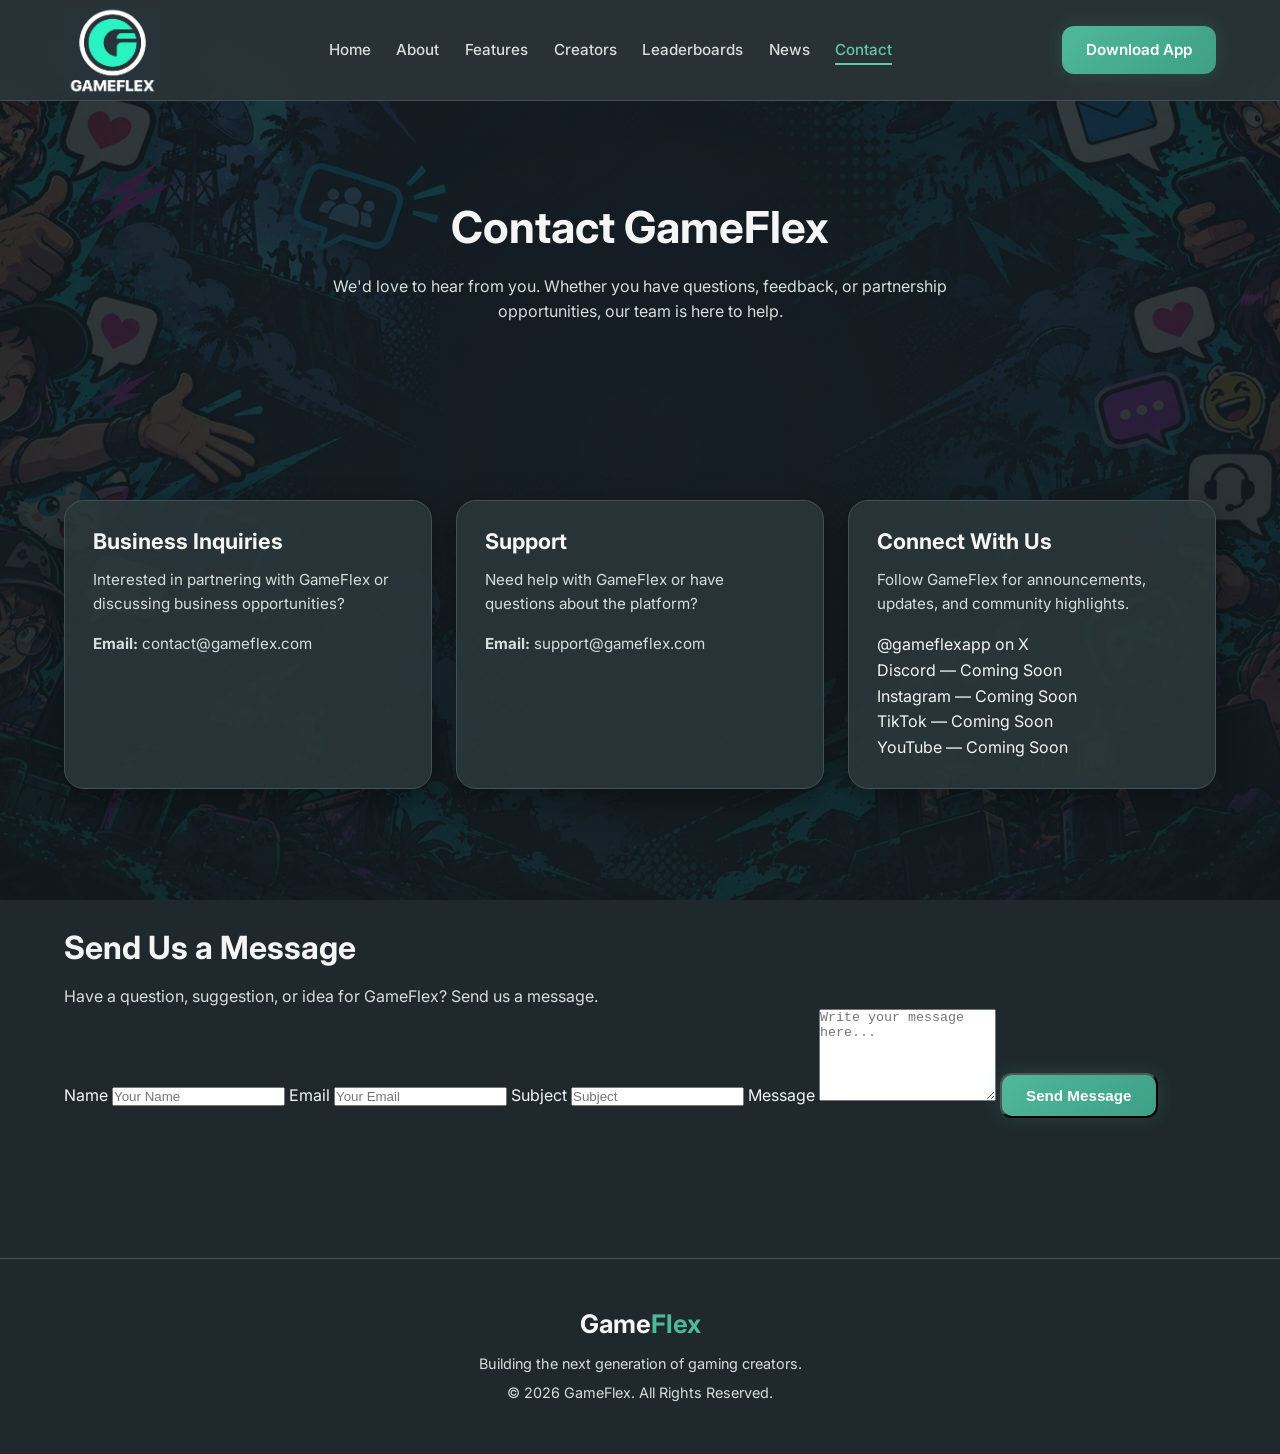
<file: contact.html>
<!DOCTYPE html>
<html lang="en">
<head>
    <meta charset="UTF-8">
    <meta name="viewport" content="width=device-width, initial-scale=1.0">

    <title>Contact | GameFlex</title>

    <meta
        name="description"
        content="Contact the GameFlex team for support, partnerships, feedback, or general inquiries."
    >

    <link rel="stylesheet" href="css/style.css">

    <link rel="preconnect" href="https://fonts.googleapis.com">
    <link rel="preconnect" href="https://fonts.gstatic.com" crossorigin>

    <link
        href="https://fonts.googleapis.com/css2?family=Inter:wght@300;400;500;600;700;800&display=swap"
        rel="stylesheet"
    >
</head>

<body class="contact-page">

<header>

    <nav class="navbar">

        <a href="index.html" class="logo" aria-label="GameFlex Home">
    <img src="images/gameflex-logo.jpeg" alt="GameFlex">
        </a>

        <ul class="nav-links">

            <li>
                <a href="index.html">Home</a>
            </li>

            <li>
                <a href="about.html">About</a>
            </li>

            <li>
                <a href="features.html">Features</a>
            </li>

            <li>
                <a href="creators.html">Creators</a>
            </li>

            <li>
                <a href="leaderboard.html">Leaderboards</a>
            </li>

            <li>
                <a href="news.html">News</a>
            </li>

            <li>
                <a class="active" href="contact.html">Contact</a>
            </li>

        </ul>

        <a href="#" class="download-btn">Download App</a>

    </nav>

</header>

<main>

    <!-- Hero -->

    <section class="page-hero">

        <h1>Contact GameFlex</h1>

        <p>
            We'd love to hear from you. Whether you have questions,
            feedback, or partnership opportunities, our team is here to help.
        </p>

    </section>

    <!-- Contact Options -->

    <section class="contact-grid">

        <article class="card">

            <h2>Business Inquiries</h2>

            <p>
                Interested in partnering with GameFlex or discussing
                business opportunities?
            </p>

            <p>
                <strong>Email:</strong>
                <a href="mailto:contact@gameflex.com">
                    contact@gameflex.com
                </a>
            </p>

        </article>

        <article class="card">

            <h2>Support</h2>

            <p>
                Need help with GameFlex or have questions about the platform?
            </p>

            <p>
                <strong>Email:</strong>
                <a href="mailto:support@gameflex.com">
                    support@gameflex.com
                </a>
            </p>

        </article>

        <article class="card">

            <h2>Connect With Us</h2>

            <p>
                Follow GameFlex for announcements, updates, and
                community highlights.
            </p>

            <ul class="social-links">

                <li>
                    <a
                        href="https://x.com/gameflexapp"
                        target="_blank"
                        rel="noopener noreferrer"
                    >
                        @gameflexapp on X
                    </a>
                </li>

                <li>
                    Discord — Coming Soon
                </li>

                <li>
                    Instagram — Coming Soon
                </li>

                <li>
                    TikTok — Coming Soon
                </li>

                <li>
                    YouTube — Coming Soon
                </li>

            </ul>

        </article>

    </section>

    <!-- Contact Form -->

    <section class="contact-form-section">

        <h2>Send Us a Message</h2>

        <p>
            Have a question, suggestion, or idea for GameFlex?
            Send us a message.
        </p>

        <form>

            <label for="name">Name</label>

            <input
                type="text"
                id="name"
                name="name"
                placeholder="Your Name"
                required
            >

            <label for="email">Email</label>

            <input
                type="email"
                id="email"
                name="email"
                placeholder="Your Email"
                required
            >

            <label for="subject">Subject</label>

            <input
                type="text"
                id="subject"
                name="subject"
                placeholder="Subject"
                required
            >

            <label for="message">Message</label>

            <textarea
                id="message"
                name="message"
                rows="6"
                placeholder="Write your message here..."
                required
            ></textarea>

            <button type="submit" class="primary-btn">
                Send Message
            </button>

        </form>

    </section>

</main>

<footer>

    <h2>Game<span>Flex</span></h2>

    <p>
        Building the next generation of gaming creators.
    </p>

    <p>
        © 2026 GameFlex. All Rights Reserved.
    </p>

</footer>

<script src="main.js"></script>

</body>
</html>
</file>
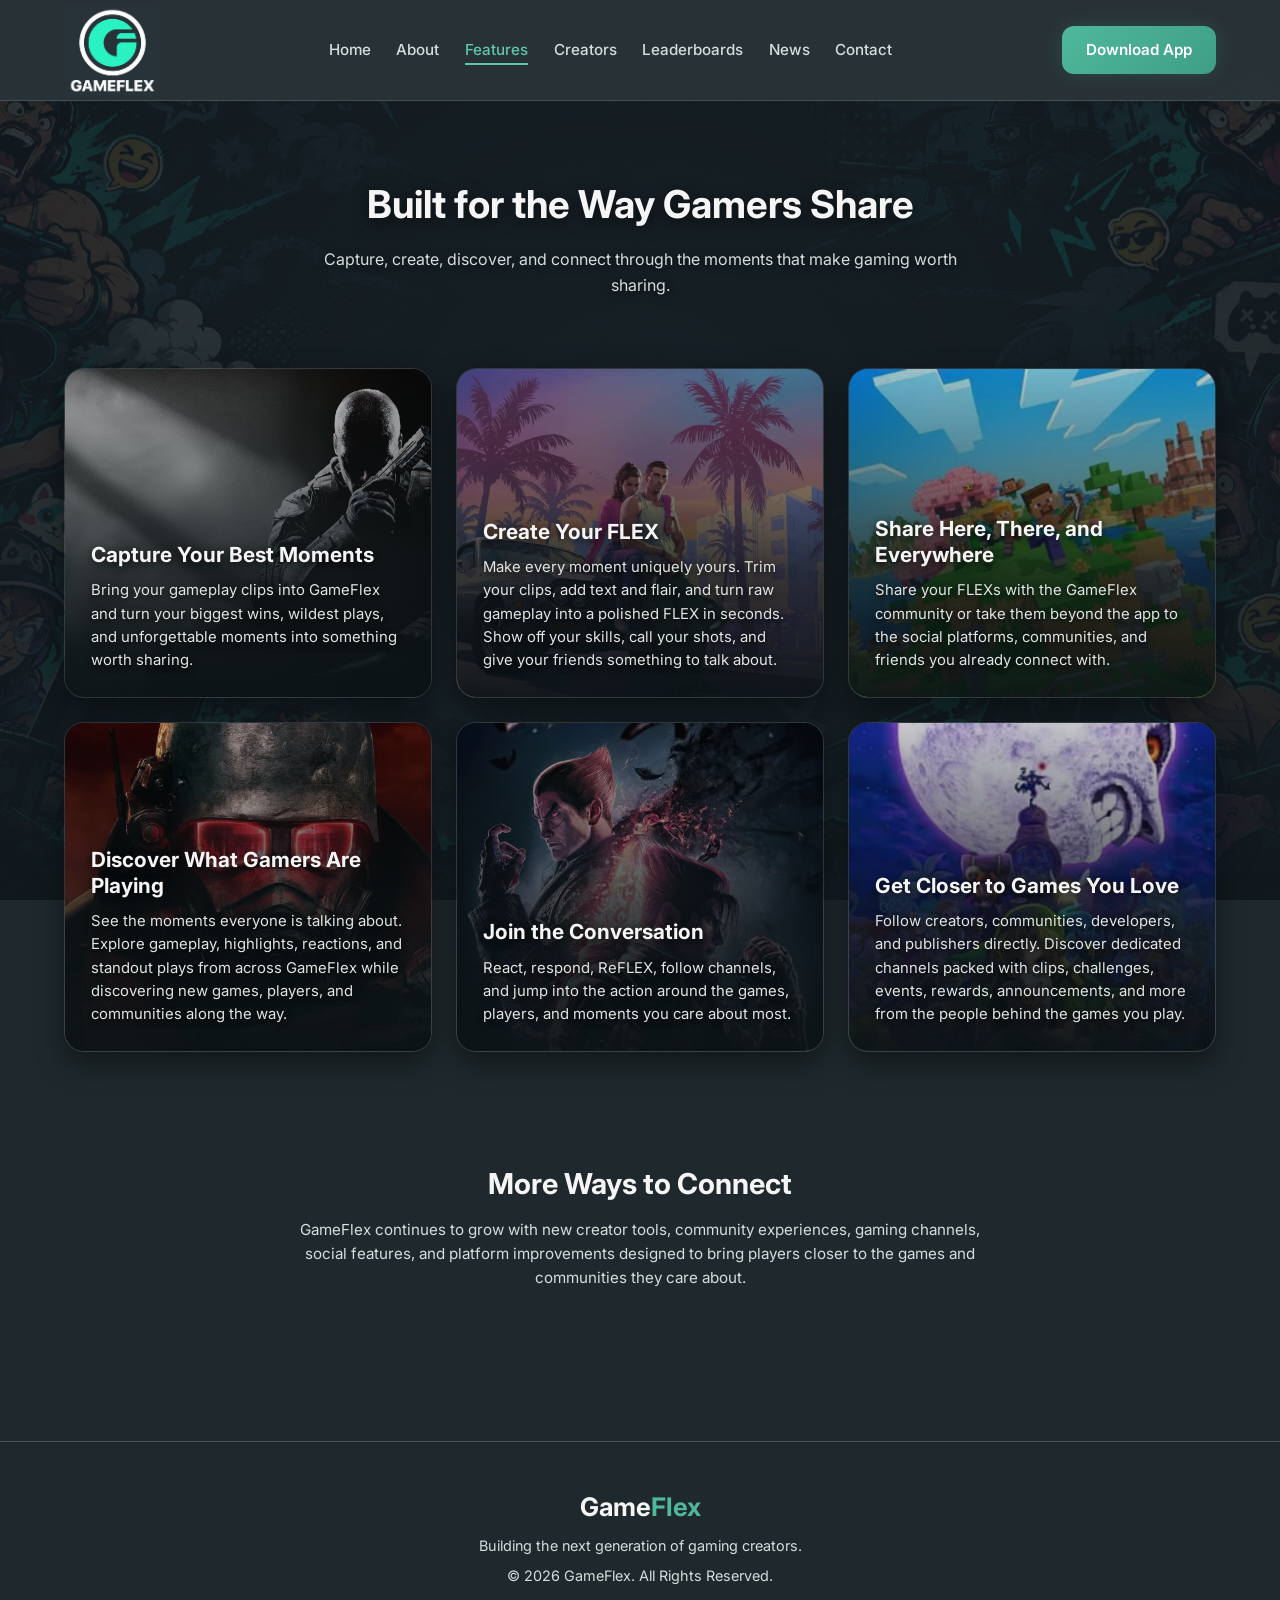
<file: features.html>
<!DOCTYPE html>
<html lang="en">

<head>
    <meta charset="UTF-8">
    <meta name="viewport" content="width=device-width, initial-scale=1.0">

    <title>Features | GameFlex</title>

    <meta
        name="description"
        content="Explore the features that make GameFlex a place to capture, create, share, discover, and connect through gaming."
    >

    <link rel="stylesheet" href="css/style.css">

    <link rel="preconnect" href="https://fonts.googleapis.com">
    <link rel="preconnect" href="https://fonts.gstatic.com" crossorigin>

    <link
        href="https://fonts.googleapis.com/css2?family=Inter:wght@300;400;500;600;700;800&display=swap"
        rel="stylesheet"
    >
</head>

<body class="features-page">

<header>

    <nav class="navbar">

        <a href="index.html" class="logo" aria-label="GameFlex Home">
            <img src="images/gameflex-logo.jpeg" alt="GameFlex">
        </a>

        <ul class="nav-links">
            <li><a href="index.html">Home</a></li>
            <li><a href="about.html">About</a></li>
            <li><a class="active" href="features.html">Features</a></li>
            <li><a href="creators.html">Creators</a></li>
            <li><a href="leaderboard.html">Leaderboards</a></li>
            <li><a href="news.html">News</a></li>
            <li><a href="contact.html">Contact</a></li>
        </ul>

        <a href="#" class="download-btn">Download App</a>

    </nav>

</header>

<main>

    <!-- Hero -->

    <section class="page-hero features-hero">

        <h1>Built for the Way Gamers Share</h1>

        <p>
            Capture, create, discover, and connect through the moments
            that make gaming worth sharing.
        </p>

    </section>

    <!-- Features Grid -->

    <section class="features-grid">

        <!-- Capture Your Best Moments -->

        <article class="feature-card feature-blackops">

            <div class="feature-card-content">

                <h2>Capture Your Best Moments</h2>

                <p>
                    Bring your gameplay clips into GameFlex and turn your biggest wins,
                    wildest plays, and unforgettable moments into something worth sharing.
                </p>

            </div>

        </article>


        <!-- Create Your FLEX -->

        <article class="feature-card feature-gta">

            <div class="feature-card-content">

                <h2>Create Your FLEX</h2>

                <p>
                    Make every moment uniquely yours. Trim your clips, add text and flair,
                    and turn raw gameplay into a polished FLEX in seconds. Show off your
                    skills, call your shots, and give your friends something to talk about.
                </p>

            </div>

        </article>


        <!-- Share Here, There, and Everywhere -->

        <article class="feature-card feature-minecraft">

            <div class="feature-card-content">

                <h2>Share Here, There, and Everywhere</h2>

                <p>
                    Share your FLEXs with the GameFlex community or take them beyond the app
                    to the social platforms, communities, and friends you already connect with.
                </p>

            </div>

        </article>


        <!-- Discover What Gamers Are Playing -->

        <article class="feature-card feature-fallout">

            <div class="feature-card-content">

                <h2>Discover What Gamers Are Playing</h2>

                <p>
                    See the moments everyone is talking about. Explore gameplay, highlights,
                    reactions, and standout plays from across GameFlex while discovering new
                    games, players, and communities along the way.
                </p>

            </div>

        </article>


        <!-- Join the Conversation -->

        <article class="feature-card feature-tekken">

            <div class="feature-card-content">

                <h2>Join the Conversation</h2>

                <p>
                    React, respond, ReFLEX, follow channels, and jump into the action around
                    the games, players, and moments you care about most.
                </p>

            </div>

        </article>


        <!-- Get Closer to Games You Love -->

        <article class="feature-card feature-majora">

            <div class="feature-card-content">

                <h2>Get Closer to Games You Love</h2>

                <p>
                    Follow creators, communities, developers, and publishers directly.
                    Discover dedicated channels packed with clips, challenges, events,
                    rewards, announcements, and more from the people behind the games you play.
                </p>

            </div>

        </article>

    </section>

    <!-- More Features -->

    <section class="about-section">

        <h2>More Ways to Connect</h2>

        <p>
            GameFlex continues to grow with new creator tools, community experiences,
            gaming channels, social features, and platform improvements designed to
            bring players closer to the games and communities they care about.
        </p>

    </section>

</main>

<footer>

    <h2>Game<span>Flex</span></h2>

    <p>
        Building the next generation of gaming creators.
    </p>

    <p>
        © 2026 GameFlex. All Rights Reserved.
    </p>

</footer>

<script src="main.js"></script>

</body>

</html>
</file>
<file: css/style.css>
/* ===========================
   GameFlex Design System
   =========================== */

:root {

    /* Brand Colors */
    --primary: #4FB89B;
    --primary-light: #5FC7AA;
    --primary-dark: #3E9F86;

    /* Background Colors */
    --background: #2A3338;
    --background-dark: #1F292D;
    --surface: #2B373B;
    --surface-light: #344348;

    /* Text Colors */
    --text: #F6F5F6;
    --text-secondary: #D5DEDC;
    --text-muted: #9EAAA7;

    /* Borders */
    --border: #435157;

    /* Shadows */
    --shadow: 0 10px 30px rgba(0, 0, 0, 0.35);
    --glow: 0 0 18px rgba(79, 184, 155, 0.18);

    /* Border Radius */
    --radius-sm: 8px;
    --radius-md: 12px;
    --radius-lg: 20px;

    /* Layout */
    --max-width: 1200px;

    /* Animation */
    --transition: 0.3s ease;
}


/* ===========================
   Reset
   =========================== */

* {
    margin: 0;
    padding: 0;
    box-sizing: border-box;
}


/* ===========================
   Base Styles
   =========================== */

html {
    scroll-behavior: smooth;
}

body {
    font-family: "Inter", sans-serif;
    background: var(--background);
    color: var(--text);
    line-height: 1.6;
    font-size: 16px;
}


/* ===========================
   Typography
   =========================== */

h1,
h2,
h3,
h4 {
    font-weight: 700;
    line-height: 1.2;
}

h1 {
    font-size: 2.75rem;
}

h2 {
    font-size: 2rem;
}

h3 {
    font-size: 1.25rem;
}

p {
    color: var(--text-secondary);
    margin-top: 1rem;
    font-size: 1rem;
}


/* ===========================
   Links
   =========================== */

a {
    color: inherit;
    text-decoration: none;
    transition: var(--transition);
}

a:hover {
    color: var(--primary-light);
}


/* ===========================
   Buttons
   =========================== */

.primary-btn,
.download-btn {
    display: inline-block;
    padding: 12px 24px;

    background: linear-gradient(
        135deg,
        var(--primary),
        var(--primary-dark)
    );

    color: white;
    border-radius: var(--radius-md);
    font-size: 0.95rem;
    font-weight: 600;

    transition: var(--transition);
    box-shadow: var(--glow);
}

.primary-btn:hover,
.download-btn:hover {
    transform: translateY(-3px);
    color: white;
    box-shadow: 0 0 22px rgba(79, 184, 155, 0.28);
}

.secondary-btn {
    display: inline-block;
    padding: 12px 24px;

    border: 2px solid var(--primary);
    border-radius: var(--radius-md);

    font-size: 0.95rem;
    font-weight: 600;

    transition: var(--transition);
}

.secondary-btn:hover {
    background: var(--primary);
    color: white;
}


/* ===========================
   Sections
   =========================== */

section {
    width: min(90%, var(--max-width));
    margin: auto;
    padding: 70px 0;
}


/* ===========================
   Standard Cards
   =========================== */

.card {
    background: rgba(43, 55, 59, 0.88);

    border: 1px solid var(--border);
    border-radius: var(--radius-lg);

    padding: 1.75rem;

    box-shadow: var(--shadow);

    transition: var(--transition);
}

.card:hover {
    transform: translateY(-6px);
    border-color: var(--primary);
    box-shadow: var(--glow);
}

.home-page {
    position: relative;
    background: var(--background-dark);
}

.home-page::before {
    content: "";
    position: fixed;
    inset: 0;
    z-index: -2;

    background-image:
        linear-gradient(
            rgba(20, 29, 33, 0.78),
            rgba(20, 29, 33, 0.88)
        ),
        url("../images/HomePageBackground.png");

    background-size: cover;
    background-position: center;
    background-repeat: no-repeat;
}

.home-page::after {
    content: "";
    position: fixed;
    inset: 0;
    z-index: -1;
    pointer-events: none;

    background:
        radial-gradient(
            circle at center,
            rgba(42, 51, 56, 0.08),
            rgba(15, 22, 25, 0.38)
        );
}

/* ===========================
   Utility
   =========================== */

img {
    max-width: 100%;
    display: block;
}

ul {
    list-style: none;
}

table {
    width: 100%;
    border-collapse: collapse;
}


/* ===========================
   Navigation
   =========================== */

header {
    position: sticky;
    top: 0;

    z-index: 1000;

    backdrop-filter: blur(15px);

    background: rgba(42, 51, 56, 0.96);

    border-bottom: 1px solid var(--border);
}

.navbar {
    width: min(90%, var(--max-width));

    height: 100px;

    margin: auto;

    display: flex;
    justify-content: space-between;
    align-items: center;
}

.logo {
    display: flex;
    align-items: center;
}

.logo img {
    width: 95px;
    height: 95px;

    object-fit: contain;

    display: block;

    transition: var(--transition);
}

.logo:hover img {
    transform: scale(1.03);
}

.nav-links {
    display: flex;
    gap: 1.6rem;
    align-items: center;
}

.nav-links a {
    position: relative;

    font-size: 0.95rem;
    font-weight: 500;

    color: var(--text-secondary);
}

.nav-links a:hover {
    color: var(--text);
}

.nav-links a.active {
    color: var(--primary-light);
}

.nav-links a::after {
    content: "";

    position: absolute;

    left: 0;
    bottom: -6px;

    width: 0;
    height: 2px;

    background: var(--primary-light);

    transition: var(--transition);
}

.nav-links a:hover::after,
.nav-links a.active::after {
    width: 100%;
}


/* ===========================
   Hero Sections
   =========================== */

.hero,
.page-hero {
    text-align: center;

    padding: 100px 20px 65px;
}

.hero h1,
.page-hero h1 {
    margin-bottom: 1.25rem;
}

.hero span {
    color: var(--primary-light);
}

.hero-description,
.page-hero p {
    max-width: 700px;

    margin: auto;

    font-size: 1rem;
}

.hero-buttons {
    margin-top: 2rem;

    display: flex;
    justify-content: center;

    gap: 1rem;

    flex-wrap: wrap;
}

/* ===========================
   About Page Background
   =========================== */

.about-page {
    position: relative;
    background: var(--background-dark);
}

.about-page::before {
    content: "";

    position: fixed;
    inset: 0;

    z-index: -2;

    background-image:
        linear-gradient(
            rgba(20, 29, 33, 0.80),
            rgba(20, 29, 33, 0.88)
        ),
        url("../images/AboutUsBackground.png");

    background-size: cover;
    background-position: center;
    background-repeat: no-repeat;
}

.about-page::after {
    content: "";

    position: fixed;
    inset: 0;

    z-index: -1;

    pointer-events: none;

    background:
        radial-gradient(
            circle at center,
            rgba(42, 51, 56, 0.08),
            rgba(15, 22, 25, 0.40)
        );
}

/* ===========================
   General Card Layouts
   =========================== */

.card-container,
.creators-grid,
.news-grid,
.contact-grid {
    display: grid;

    grid-template-columns:
        repeat(auto-fit, minmax(280px, 1fr));

    gap: 1.5rem;

    margin-top: 2.5rem;
}

.avatar {
    width: 100px;
    height: 100px;

    margin: 0 auto 1.5rem;

    border-radius: 50%;

    background: linear-gradient(
        135deg,
        var(--primary),
        var(--primary-dark)
    );
}

.thumbnail {
    width: 100%;
    height: 180px;

    border-radius: var(--radius-md);

    margin-bottom: 1rem;

    background: linear-gradient(
        135deg,
        var(--surface-light),
        var(--surface)
    );
}

.card h2 {
    font-size: 1.35rem;
    margin-bottom: 0.8rem;
}

.card h3 {
    margin-bottom: 0.8rem;
}

.card p {
    margin-top: 0;
    margin-bottom: 1rem;

    font-size: 0.95rem;
}


/* ===========================
   Features Page Background
   =========================== */

.features-page {
    position: relative;

    background: var(--background-dark);
}

.features-page::before {
    content: "";

    position: fixed;

    inset: 0;

    z-index: -2;

    background-image:
        linear-gradient(
            rgba(20, 29, 33, 0.80),
            rgba(20, 29, 33, 0.88)
        ),
        url("../images/GameFlexArt.png");

    background-size: cover;

    background-position: center;

    background-repeat: no-repeat;
}

.features-page::after {
    content: "";

    position: fixed;

    inset: 0;

    z-index: -1;

    pointer-events: none;

    background:
        radial-gradient(
            circle at center,
            rgba(42, 51, 56, 0.10),
            rgba(15, 22, 25, 0.45)
        );
}

/* ===========================
   News Page Background
   =========================== */

.news-page {
    position: relative;
    background: var(--background-dark);
}

.news-page::before {
    content: "";
    position: fixed;
    inset: 0;
    z-index: -2;

    background-image:
        linear-gradient(
            rgba(20, 29, 33, 0.80),
            rgba(20, 29, 33, 0.88)
        ),
        url("../images/NewsBackground.png");

    background-size: cover;
    background-position: center;
    background-repeat: no-repeat;
}

.news-page::after {
    content: "";
    position: fixed;
    inset: 0;
    z-index: -1;
    pointer-events: none;

    background:
        radial-gradient(
            circle at center,
            rgba(42, 51, 56, 0.08),
            rgba(15, 22, 25, 0.42)
        );
}


/* ===========================
   Contact Page Background
   =========================== */

.contact-page {
    position: relative;
    background: var(--background-dark);
}

.contact-page::before {
    content: "";
    position: fixed;
    inset: 0;
    z-index: -2;

    background-image:
        linear-gradient(
            rgba(20, 29, 33, 0.80),
            rgba(20, 29, 33, 0.88)
        ),
        url("../images/ContactBackground.png");

    background-size: cover;
    background-position: center;
    background-repeat: no-repeat;
}

.contact-page::after {
    content: "";
    position: fixed;
    inset: 0;
    z-index: -1;
    pointer-events: none;

    background:
        radial-gradient(
            circle at center,
            rgba(42, 51, 56, 0.08),
            rgba(15, 22, 25, 0.40)
        );
}

/* ===========================
   Features Hero
   =========================== */

.features-hero {
    padding-top: 80px;
    padding-bottom: 35px;
}

.features-hero h1 {
    font-size: 2.4rem;

    text-shadow:
        0 4px 15px rgba(0, 0, 0, 0.55);
}

.features-hero p {
    max-width: 650px;

    font-size: 1rem;

    color: var(--text-secondary);

    text-shadow:
        0 2px 8px rgba(0, 0, 0, 0.65);
}


/* ===========================
   Features Grid
   =========================== */

.features-grid {
    display: grid;

    grid-template-columns:
        repeat(3, 1fr);

    gap: 1.5rem;

    margin-top: 0;

    padding-top: 35px;
    padding-bottom: 70px;
}


/* ===========================
   Feature Image Cards
   =========================== */

.feature-card {
    position: relative;

    min-height: 330px;

    overflow: hidden;

    display: flex;
    align-items: flex-end;

    border:
        1px solid rgba(255, 255, 255, 0.12);

    border-radius: var(--radius-lg);

    box-shadow:
        0 12px 30px rgba(0, 0, 0, 0.45);

    transition:
        transform 0.3s ease,
        border-color 0.3s ease,
        box-shadow 0.3s ease;
}


/* ===========================
   Feature Background Images
   =========================== */

.feature-card::before {
    content: "";

    position: absolute;

    inset: 0;

    background-size: cover;
    background-position: center;
    background-repeat: no-repeat;

    z-index: 0;

    transition:
        transform 0.5s ease;
}


/* Black Ops 2 */

.feature-blackops::before {
    background-image:
        url("../images/black-ops-2-image.jpg");
}


/* GTA 6 */

.feature-gta::before {
    background-image:
        url("../images/gta-6-image.webp");
}


/* Minecraft */

.feature-minecraft::before {
    background-image:
        url("../images/Minecraft-Image.webp");
}


/* Fallout New Vegas */

.feature-fallout::before {
    background-image:
        url("../images/Fallout-New-Vegas-Ranger.webp");
}


/* Tekken 8 */

.feature-tekken::before {
    background-image:
        url("../images/Tekken8.webp");
}


/* Majora's Mask */

.feature-majora::before {
    background-image:
        url("../images/Majoras-Mask-BackGround.webp");
}


/* ===========================
   Feature Dark Overlay
   =========================== */

.feature-card::after {
    content: "";

    position: absolute;

    inset: 0;

    background:
        linear-gradient(
            to top,
            rgba(12, 19, 22, 0.96) 0%,
            rgba(12, 19, 22, 0.82) 38%,
            rgba(12, 19, 22, 0.50) 68%,
            rgba(12, 19, 22, 0.22) 100%
        );

    z-index: 1;
}


/* ===========================
   Feature Text
   =========================== */

.feature-card-content {
    position: relative;

    z-index: 2;

    width: 100%;

    padding: 1.6rem;
}

.feature-card h2 {
    margin-bottom: 0.7rem;

    font-size: 1.3rem;

    line-height: 1.25;

    color: var(--text);

    text-shadow:
        0 2px 8px rgba(0, 0, 0, 0.85);
}

.feature-card p {
    margin: 0;

    font-size: 0.93rem;

    line-height: 1.55;

    color: #E0E6E4;

    text-shadow:
        0 2px 7px rgba(0, 0, 0, 0.9);
}


/* ===========================
   Feature Hover
   =========================== */

.feature-card:hover {
    transform: translateY(-5px);

    border-color:
        rgba(95, 199, 170, 0.65);

    box-shadow:
        0 15px 35px rgba(0, 0, 0, 0.48),
        0 0 20px rgba(79, 184, 155, 0.16);
}

.feature-card:hover::before {
    transform: scale(1.05);
}


/* ===========================
   Features Bottom Section
   =========================== */

.features-page .about-section {
    text-align: center;

    max-width: 850px;

    padding-top: 45px;
    padding-bottom: 80px;
}

.features-page .about-section h2 {
    font-size: 1.8rem;
}

.features-page .about-section p {
    max-width: 700px;

    margin: 1rem auto 0;

    font-size: 0.95rem;
}


/* ===========================
   Leaderboard
   =========================== */

.leaderboard-profile {
    width: 60px;
    height: 60px;

    border-radius: 50%;

    object-fit: cover;

    border:
        2px solid var(--primary);
}

.podium-card .leaderboard-profile {
    width: 90px;
    height: 90px;

    margin:
        0 auto 1rem;
}

.leaderboard-table td,
.leaderboard-table th {
    padding: 1rem;

    text-align: left;

    border-bottom:
        1px solid var(--border);
}

.leaderboard-table tbody tr:hover {
    background: var(--surface);
}

/* ===========================
   Leaderboard Page Background
   =========================== */

.leaderboard-page {
    position: relative;
    background: var(--background-dark);
}

.leaderboard-page::before {
    content: "";

    position: fixed;
    inset: 0;

    z-index: -2;

    background-image:
        linear-gradient(
            rgba(20, 29, 33, 0.80),
            rgba(20, 29, 33, 0.88)
        ),
        url("../images/LeaderboardBackground.png");

    background-size: cover;
    background-position: center;
    background-repeat: no-repeat;
}

.leaderboard-page::after {
    content: "";

    position: fixed;
    inset: 0;

    z-index: -1;

    pointer-events: none;

    background:
        radial-gradient(
            circle at center,
            rgba(42, 51, 56, 0.08),
            rgba(15, 22, 25, 0.42)
        );
}
/* ===========================
   Creators Page Background
   =========================== */

.creators-page {
    position: relative;
    background: var(--background-dark);
}

.creators-page::before {
    content: "";

    position: fixed;
    inset: 0;

    z-index: -2;

    background-image:
        linear-gradient(
            rgba(20, 29, 33, 0.80),
            rgba(20, 29, 33, 0.88)
        ),
        url("../images/CreatorsBackground.png");

    background-size: cover;
    background-position: center;
    background-repeat: no-repeat;
}

.creators-page::after {
    content: "";

    position: fixed;
    inset: 0;

    z-index: -1;

    pointer-events: none;

    background:
        radial-gradient(
            circle at center,
            rgba(42, 51, 56, 0.08),
            rgba(15, 22, 25, 0.40)
        );
}
/* ===========================
   Footer
   =========================== */

footer {
    margin-top: 70px;

    padding: 50px 20px;

    text-align: center;

    border-top:
        1px solid var(--border);

    background:
        var(--background-dark);
}

footer h2 {
    font-size: 1.6rem;

    margin-bottom: 0.75rem;
}

footer span {
    color: var(--primary);
}

footer p {
    margin-top: 0.4rem;

    font-size: 0.9rem;
}


/* ===========================
   Responsive Design
   =========================== */

@media (max-width: 1050px) {

    .nav-links {
        gap: 1rem;
    }

    .nav-links a {
        font-size: 0.88rem;
    }

    .features-grid {
        grid-template-columns:
            repeat(2, 1fr);
    }

}


@media (max-width: 800px) {

    h1 {
        font-size: 2.2rem;
    }

    h2 {
        font-size: 1.7rem;
    }

    .navbar {
        height: auto;

        min-height: 90px;

        padding: 10px 0;

        flex-wrap: wrap;

        gap: 10px;
    }

    .logo img {
        width: 80px;
        height: 80px;
    }

    .nav-links {
        order: 3;

        width: 100%;

        justify-content: center;

        flex-wrap: wrap;

        padding-bottom: 10px;
    }

    .hero,
    .page-hero {
        padding-top: 80px;
        padding-bottom: 50px;
    }

}


@media (max-width: 650px) {

    section {
        width:
            min(92%, var(--max-width));

        padding: 55px 0;
    }

    .features-grid {
        grid-template-columns:
            1fr;

        gap: 1.25rem;
    }

    .feature-card {
        min-height: 300px;
    }

    .features-hero h1 {
        font-size: 2rem;
    }

    .feature-card h2 {
        font-size: 1.2rem;
    }

    .feature-card p {
        font-size: 0.9rem;
    }

    .download-btn {
        padding: 10px 18px;

        font-size: 0.88rem;
    }

}
</file>
